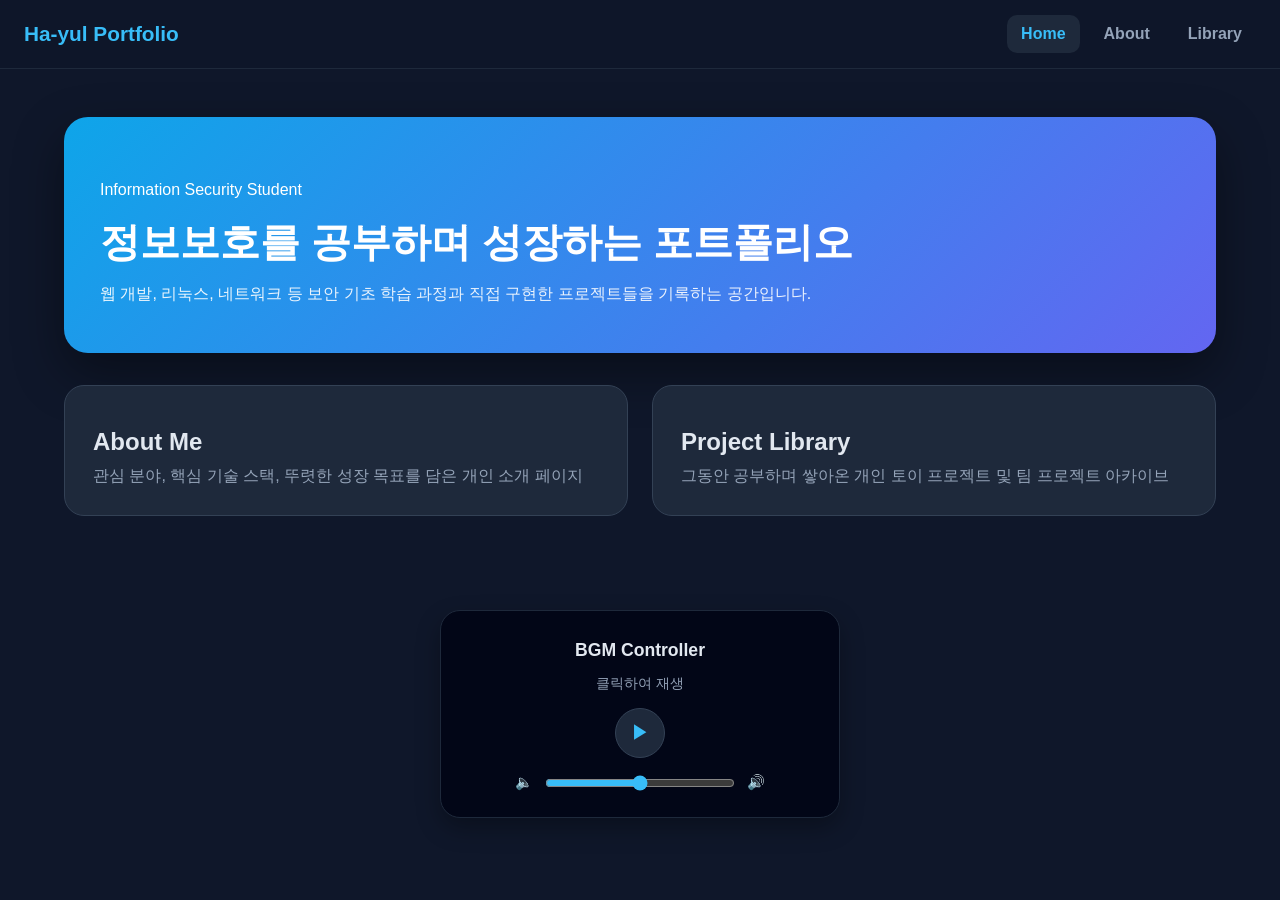
<file: index.html>
<!doctype html>
<html lang="ko">
  <head>
    <meta charset="UTF-8" />
    <meta name="viewport" content="width=device-width, initial-scale=1.0" />
    <title>Jo Ha-yul Portfolio</title>
    <link rel="stylesheet" href="style.css" />
  </head>
  <body>
    <header class="topbar">
      <div class="topbar-inner">
        <a href="index.html" class="logo">Ha-yul Portfolio</a>
        <nav class="topnav">
          <a href="index.html" class="active">Home</a>
          <a href="about.html">About</a>
          <a href="library.html">Library</a>
        </nav>
      </div>
    </header>

    <main class="home-main">
      <section class="hero portfolio-hero">
        <div>
          <p class="hero-badge">Information Security Student</p>
          <h1>정보보호를 공부하며 성장하는 포트폴리오</h1>
          <p class="hero-text">
            웹 개발, 리눅스, 네트워크 등 보안 기초 학습 과정과 
            직접 구현한 프로젝트들을 기록하는 공간입니다.
          </p>
        </div>
      </section>

      <section class="home-cards">
        <a href="about.html" class="home-card">
          <h2>About Me</h2>
          <p>관심 분야, 핵심 기술 스택, 뚜렷한 성장 목표를 담은 개인 소개 페이지</p>
        </a>

        <a href="library.html" class="home-card">
          <h2>Project Library</h2>
          <p>그동안 공부하며 쌓아온 개인 토이 프로젝트 및 팀 프로젝트 아카이브</p>
        </a>
      </section>
      
    </main>
    <button id="scrollTopBtn" title="맨 위로 이동">↑</button>
    <section class="content-section card-section audio-controller-card" style="max-width: 400px; margin: 30px auto; text-align: center;">
  <div class="audio-info">
    <i class="fas fa-music" style="color: #38bdf8; font-size: 1.5rem; margin-bottom: 10px;"></i>
    <h3 style="margin: 5px 0; font-size: 1.1rem;">BGM Controller</h3>
    <p id="music-status-text" style="color: #94a3b8; font-size: 0.85rem; margin-bottom: 15px;">클릭하여 재생</p>
  </div>

  <div class="audio-controls" style="display: flex; flex-direction: column; align-items: center; gap: 15px;">
    <button id="btn-toggle-play" style="background: #1e293b; border: 1px solid #334155; color: #38bdf8; width: 50px; height: 50px; border-radius: 50%; font-size: 1.2rem; cursor: pointer; transition: 0.2s; display: flex; align-items: center; justify-content: center;">
      ▶
    </button>

    <div style="display: flex; align-items: center; gap: 10px; width: 100%; max-width: 250px;">
      <span style="font-size: 0.9rem; color: #94a3b8;">🔈</span>
      <input type="range" id="volume-slider" min="0" max="1" step="0.05" value="0.5" style="flex: 1; accent-color: #38bdf8; cursor: pointer;" />
      <span style="font-size: 0.9rem; color: #94a3b8;">🔊</span>
    </div>
  </div>
</section>

<audio id="bgm-audio" src="Soundtrack_Break_Away.mp3" loop></audio>
    <script src="script.js"></script>
  </body>
</html>
</file>
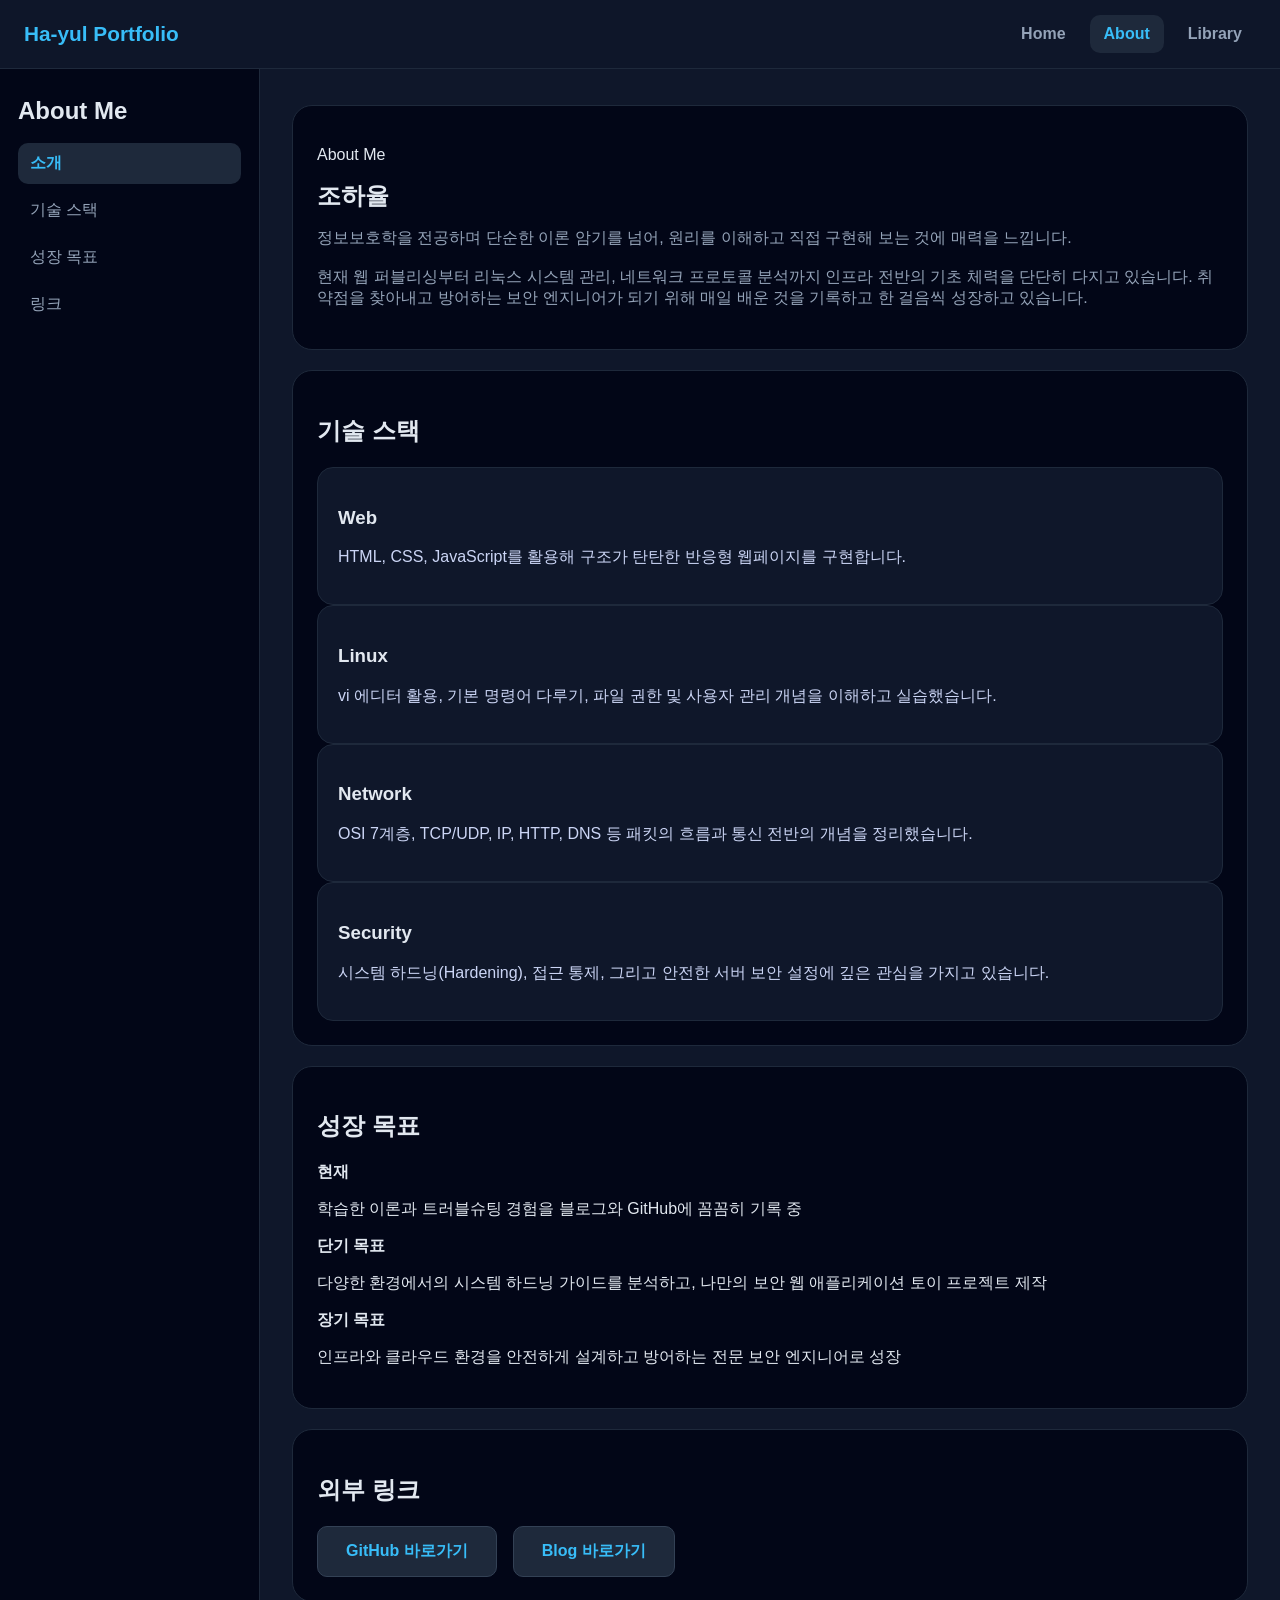
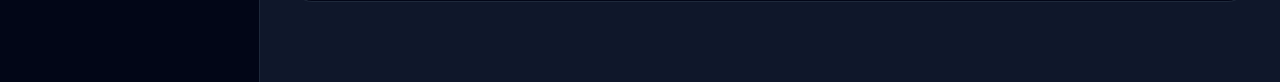
<file: about.html>
<!doctype html>
<html lang="ko">
  <head>
    <meta charset="UTF-8" />
    <meta name="viewport" content="width=device-width, initial-scale=1.0" />
    <title>About | Ha-yul</title>
    <link rel="stylesheet" href="style.css" />
  </head>
  <body>
    <header class="topbar">
      <div class="topbar-inner">
        <a href="index.html" class="logo">Ha-yul Portfolio</a>
        <nav class="topnav">
          <a href="index.html">Home</a>
          <a href="about.html" class="active">About</a>
          <a href="library.html">Library</a>
        </nav>
      </div>
    </header>

    <div class="page-layout">
      <aside class="sidebar">
        <h2>About Me</h2>
        <a href="#about">소개</a>
        <a href="#skills">기술 스택</a>
        <a href="#goal">성장 목표</a>
        <a href="#links">링크</a>
      </aside>

      <main class="content">
        <section id="about" class="content-section card-section profile-intro">
          <div>
            <p class="section-label">About Me</p>
            <h1>조하율</h1>
            <p class="section-desc">
              정보보호학을 전공하며 단순한 이론 암기를 넘어, 원리를 이해하고 직접 구현해 보는 것에 매력을 느낍니다.<br><br>
              현재 웹 퍼블리싱부터 리눅스 시스템 관리, 네트워크 프로토콜 분석까지 인프라 전반의 기초 체력을 단단히 다지고 있습니다. 
              취약점을 찾아내고 방어하는 보안 엔지니어가 되기 위해 매일 배운 것을 기록하고 한 걸음씩 성장하고 있습니다.
            </p>
          </div>
        </section>

        <section id="skills" class="content-section card-section">
          <h2>기술 스택</h2>
          <div class="skill-grid">
            <div class="topic-card">
              <h3>Web</h3>
              <p>HTML, CSS, JavaScript를 활용해 구조가 탄탄한 반응형 웹페이지를 구현합니다.</p>
            </div>
            <div class="topic-card">
              <h3>Linux</h3>
              <p>vi 에디터 활용, 기본 명령어 다루기, 파일 권한 및 사용자 관리 개념을 이해하고 실습했습니다.</p>
            </div>
            <div class="topic-card">
              <h3>Network</h3>
              <p>OSI 7계층, TCP/UDP, IP, HTTP, DNS 등 패킷의 흐름과 통신 전반의 개념을 정리했습니다.</p>
            </div>
            <div class="topic-card">
              <h3>Security</h3>
              <p>시스템 하드닝(Hardening), 접근 통제, 그리고 안전한 서버 보안 설정에 깊은 관심을 가지고 있습니다.</p>
            </div>
          </div>
        </section>

        <section id="goal" class="content-section card-section">
          <h2>성장 목표</h2>
          <div class="timeline">
            <div>
              <strong>현재</strong>
              <p>학습한 이론과 트러블슈팅 경험을 블로그와 GitHub에 꼼꼼히 기록 중</p>
            </div>
            <div>
              <strong>단기 목표</strong>
              <p>다양한 환경에서의 시스템 하드닝 가이드를 분석하고, 나만의 보안 웹 애플리케이션 토이 프로젝트 제작</p>
            </div>
            <div>
              <strong>장기 목표</strong>
              <p>인프라와 클라우드 환경을 안전하게 설계하고 방어하는 전문 보안 엔지니어로 성장</p>
            </div>
          </div>
        </section>

        <section id="links" class="content-section card-section">
          <h2>외부 링크</h2>
          <div class="link-boxes">
            
            <a href="https://github.com/yeo0w0/" target="_blank" rel="noopener noreferrer" class="portfolio-btn btn-github">
               GitHub 바로가기
            </a>
            
            <a href="https://blog.naver.com/banannaish" target="_blank" rel="noopener noreferrer" class="portfolio-btn btn-blog">
               Blog 바로가기
            </a>

          </div>
        </section>

      </main>
    </div>
    <button id="scrollTopBtn" title="맨 위로 이동">↑</button>
    <audio id="bgm-audio" src="Soundtrack_Break_Away.mp3" loop></audio>
    <script src="script.js"></script>
  </body>
</html>
</file>
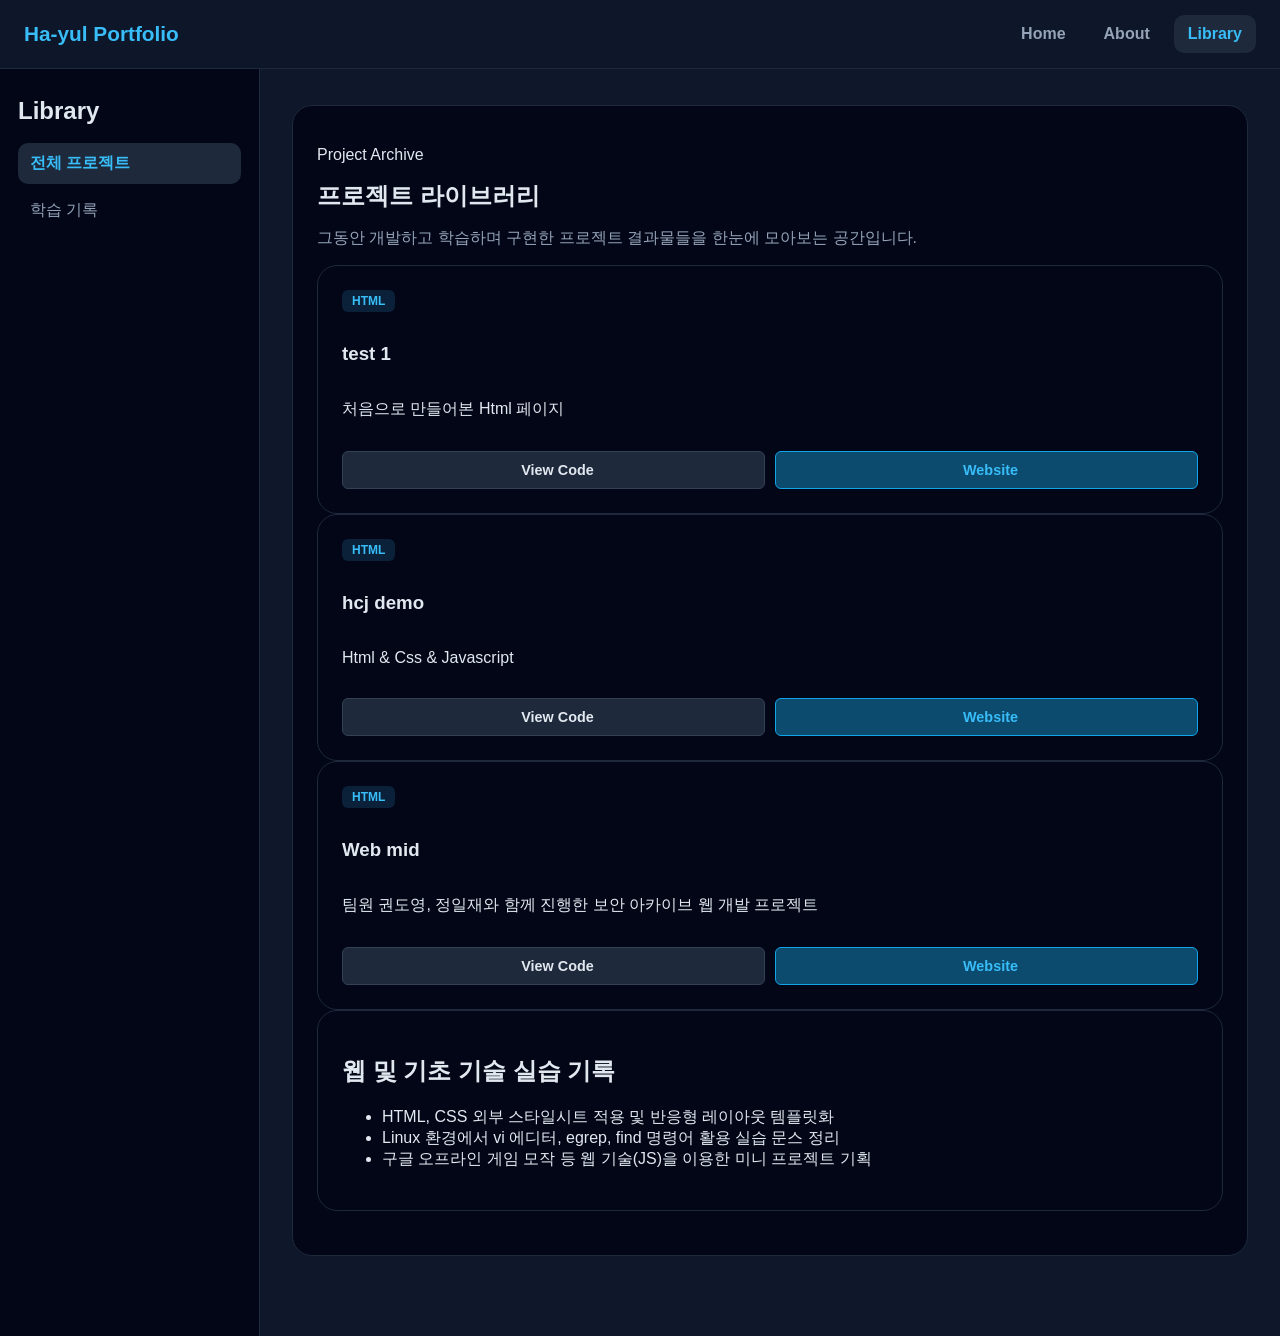
<file: library.html>
<!doctype html>
<html lang="ko">
  <head>
    <meta charset="UTF-8" />
    <meta name="viewport" content="width=device-width, initial-scale=1.0" />
    <title>Library | Jo Ha-yul</title>
    <link rel="stylesheet" href="style.css" />
  </head>
  <body>
    <header class="topbar">
      <div class="topbar-inner">
        <a href="index.html" class="logo">Ha-yul Portfolio</a>
        <nav class="topnav">
          <a href="index.html">Home</a>
          <a href="about.html">About</a>
          <a href="library.html" class="active">Library</a>
        </nav>
      </div>
    </header>

    <div class="page-layout">
      <aside class="sidebar">
        <h2>Library</h2>
        <a href="#all-projects">전체 프로젝트</a>
        <a href="#web-study">학습 기록</a>
      </aside>

      <main class="content">
        <section id="all-projects" class="content-section card-section">
          <p class="section-label">Project Archive</p>
          <h1>프로젝트 라이브러리</h1>
          <p class="section-desc">그동안 개발하고 학습하며 구현한 프로젝트 결과물들을 한눈에 모아보는 공간입니다.</p>
          
            <div class="library-card">
              <span class="project-tag tag-c">Html</span>
              <h3>test 1</h3>
              <p>처음으로 만들어본 Html 페이지</p>
  
              <div class="project-links-v2" style="display: flex; gap: 10px; margin-top: auto; padding-top: 15px;">
                <a href="https://github.com/yeo0w0/test1/" target="_blank" rel="noopener noreferrer" class="btn-code" style="flex: 1;">
                  <i class="fab fa-github"></i> View Code
                </a>
                <a href="https://test1-topaz-eight-16.vercel.app/" target="_blank" rel="noopener noreferrer" class="btn-code btn-demo" style="flex: 1;">
                  <i class="fas fa-external-link-alt"></i> Website
                </a>
              </div>
            </div>

            <div class="library-card">
              <span class="project-tag tag-c">Html</span>
              <h3>hcj demo</h3>
              <p>Html & Css & Javascript</p>
  
              <div class="project-links-v2" style="display: flex; gap: 10px; margin-top: auto; padding-top: 15px;">
                <a href="https://github.com/yeo0w0/hcj-2026.03.17-hayul/" target="_blank" rel="noopener noreferrer" class="btn-code" style="flex: 1;">
                  <i class="fab fa-github"></i> View Code
                </a>
                <a href="https://hcj-2026-03-17.vercel.app/" target="_blank" rel="noopener noreferrer" class="btn-code btn-demo" style="flex: 1;">
                  <i class="fas fa-external-link-alt"></i> Website
                </a>
              </div>
            </div>

            <div class="library-card">
              <span class="project-tag tag-c">Html</span>
              <h3>Web mid</h3>
              <p>팀원 권도영, 정일재와 함께 진행한 보안 아카이브 웹 개발 프로젝트</p>
  
              <div class="project-links-v2" style="display: flex; gap: 10px; margin-top: auto; padding-top: 15px;">
                <a href="https://github.com/yeo0w0/web-mid-fin/" target="_blank" rel="noopener noreferrer" class="btn-code" style="flex: 1;">
                  <i class="fab fa-github"></i> View Code
                </a>
                <a href="https://wep-mid-fin-alpha.vercel.app/" target="_blank" rel="noopener noreferrer" class="btn-code btn-demo" style="flex: 1;">
                  <i class="fas fa-external-link-alt"></i> Website
                </a>
              </div>
            </div>

        <section id="web-study" class="content-section card-section">
          <h2>웹 및 기초 기술 실습 기록</h2>
          <ul class="feature-list">
            <li>HTML, CSS 외부 스타일시트 적용 및 반응형 레이아웃 템플릿화</li>
            <li>Linux 환경에서 vi 에디터, egrep, find 명령어 활용 실습 문스 정리</li>
            <li>구글 오프라인 게임 모작 등 웹 기술(JS)을 이용한 미니 프로젝트 기획</li>
          </ul>
        </section>
        
      </main>
    </div>
    <button id="scrollTopBtn" title="맨 위로 이동">↑</button>
    <audio id="bgm-audio" src="Soundtrack_Break_Away.mp3" loop></audio>
    <script src="script.js"></script>
  </body>
</html>
</file>
<file: style.css>
/* RESET */
* {
  box-sizing: border-box;
}

html {
  scroll-behavior: smooth;
}

body {
  margin: 0;
  font-family: 'Segoe UI', 'Noto Sans KR', sans-serif;
  background: #0f172a;
  color: #e2e8f0;
}

/* 상단바 */
.topbar {
  position: sticky;
  top: 0;
  z-index: 1000;
  background: rgba(15, 23, 42, 0.9);
  backdrop-filter: blur(10px);
  border-bottom: 1px solid #1e293b;
}

.topbar-inner {
  max-width: 1400px;
  margin: 0 auto;
  padding: 0 24px;
  min-height: 68px;
  display: flex;
  align-items: center;
  justify-content: space-between;
}

.logo {
  text-decoration: none;
  color: #38bdf8;
  font-size: 1.3rem;
  font-weight: 800;
}

.topnav {
  display: flex;
  gap: 10px;
}

.topnav a {
  text-decoration: none;
  color: #94a3b8;
  padding: 10px 14px;
  border-radius: 10px;
  font-weight: 600;
  transition: 0.2s;
}

.topnav a:hover,
.topnav a.active {
  background: #1e293b;
  color: #38bdf8;
}

/* 메인 */
.home-main {
  max-width: 1200px;
  margin: 0 auto;
  padding: 48px 24px 64px;
}

/* 히어로 */
.hero {
  background: linear-gradient(135deg, #0ea5e9, #6366f1);
  color: white;
  border-radius: 24px;
  padding: 48px 36px;
  box-shadow: 0 20px 50px rgba(0, 0, 0, 0.4);
}

.hero h1 {
  margin: 0 0 14px;
  font-size: 2.5rem;
}

.hero-text {
  margin: 0;
  opacity: 0.9;
}

/* 카드 */
.home-cards {
  margin-top: 32px;
  display: grid;
  grid-template-columns: repeat(auto-fit, minmax(260px, 1fr));
  gap: 24px;
}

.home-card {
  display: block;
  text-decoration: none;
  color: inherit;
  background: #1e293b;
  border: 1px solid #334155;
  border-radius: 20px;
  padding: 28px;
  transition: 0.3s;
}

.home-card:hover {
  transform: translateY(-6px);
  border-color: #38bdf8;
  box-shadow: 0 15px 40px rgba(56, 189, 248, 0.2);
}

.card-icon {
  font-size: 2rem;
}

.home-card h2 {
  margin: 14px 0 10px;
}

.home-card p {
  margin: 0;
  color: #94a3b8;
}

/* 페이지 레이아웃 */
.page-layout {
  display: grid;
  grid-template-columns: 260px 1fr;
  min-height: calc(100vh - 68px);
}

/* 사이드바 */
.sidebar {
  background: #020617;
  border-right: 1px solid #1e293b;
  padding: 28px 18px;
}

.sidebar h2 {
  margin: 0 0 18px;
}

.sidebar a {
  display: block;
  text-decoration: none;
  color: #94a3b8;
  padding: 10px 12px;
  border-radius: 10px;
  margin-bottom: 6px;
  transition: 0.2s;
}

.sidebar a:hover {
  background: #1e293b;
  color: #38bdf8;
}

/* 콘텐츠 */
.content {
  padding: 36px 32px 60px;
}

.content-section h1 {
  margin: 0 0 10px;
}

.section-desc {
  color: #94a3b8;
}

/* 카드 섹션 */
.card-section {
  background: #020617;
  border: 1px solid #1e293b;
  border-radius: 20px;
  padding: 24px;
  margin-bottom: 20px;
}

/* 라이브러리 카드 배열 그리드 추가 */
.library-grid {
  display: grid;
  grid-template-columns: repeat(auto-fit, minmax(300px, 1fr));
  gap: 24px;
  margin-top: 20px;
}

/* 토픽 카드 */
.topic-card {
  background: #0f172a;
  border: 1px solid #1e293b;
  border-radius: 16px;
  padding: 20px;
}

.topic-card p {
  color: #cbd5f5;
}

/* 코드 블럭 */
pre {
  background: #020617;
  color: #38bdf8;
  padding: 16px;
  border-radius: 12px;
  overflow-x: auto;
}

/* 반응형 */
@media (max-width: 900px) {
  .page-layout {
    grid-template-columns: 1fr;
  }

  .sidebar {
    border-right: none;
    border-bottom: 1px solid #1e293b;
  }

  .content {
    padding: 24px 18px;
  }

  .topbar-inner {
    flex-direction: column;
    align-items: flex-start;
    gap: 10px;
  }

  .hero h1 {
    font-size: 2rem;
  }
}

/* ==========================================
   외부 링크 버튼 스타일 (about.html에서 이관)
   ========================================== */
.link-boxes {
  display: flex; 
  gap: 16px; 
  margin-top: 20px; 
  flex-wrap: wrap;
}

.portfolio-btn {
  display: inline-block; 
  font-weight: 600; 
  font-size: 1rem; 
  padding: 14px 28px; 
  border-radius: 10px; 
  background: #1e293b; 
  color: #38bdf8; 
  border: 1px solid #334155; 
  text-align: center;
  text-decoration: none;
  transition: background 0.2s, transform 0.2s;
}

.portfolio-btn:hover {
  background: #334155;
  transform: translateY(-2px);
}

/* ==========================================
   JS 동적 효과용 클래스 (스크롤 애니메이션 등)
   ========================================== */
/* 1. 스크롤 스파이: 사이드바의 현재 활성화된 메뉴 */
.sidebar a.active-section {
  background: #1e293b;
  color: #38bdf8;
  font-weight: bold;
}

/* 2. 페이드인 효과를 줄 요소들의 초기 상태 */
.reveal {
  opacity: 0;
  transform: translateY(20px);
  transition: all 0.6s ease-out;
}

/* 3. 스크롤되어 화면에 들어왔을 때 상태 */
.reveal.is-visible {
  opacity: 1;
  transform: translateY(0);
}

/* ==========================================
   맨 위로 가기 (Top) 버튼 스타일
   ========================================== */
#scrollTopBtn {
  position: fixed;
  bottom: 30px;
  right: 30px;
  z-index: 99;
  width: 45px;
  height: 45px;
  border: none;
  outline: none;
  background-color: #38bdf8; 
  color: #0f172a; 
  cursor: pointer;
  padding: 0;
  border-radius: 50%;
  font-size: 20px;
  font-weight: bold;
  box-shadow: 0 4px 15px rgba(56, 189, 248, 0.4);
  
  opacity: 0;
  visibility: hidden;
  transform: translateY(20px);
  transition: all 0.3s ease;
}

#scrollTopBtn:hover {
  background-color: #0ea5e9;
  transform: translateY(-2px);
}

#scrollTopBtn.show {
  opacity: 1;
  visibility: visible;
  transform: translateY(0);
}

@media (max-width: 900px) {
  #scrollTopBtn {
    bottom: 20px;
    right: 20px;
    width: 40px;
    height: 40px;
    font-size: 18px;
  }
}

/* ==========================================
   배경음악 컨트롤러 카드 스타일
   ========================================== */
.audio-controller-card {
  box-shadow: 0 10px 25px rgba(0, 0, 0, 0.3);
  border-color: #1e293b;
  transition: border-color 0.3s;
}

.audio-controller-card:hover {
  border-color: #38bdf8;
}

#btn-toggle-play:hover {
  background: #334155 !important;
  transform: scale(1.05);
  box-shadow: 0 0 15px rgba(56, 189, 248, 0.4);
}

/* ==========================================
   프로젝트 라이브러리 카드 & 버튼 레이아웃 스타일
   ========================================== */

/* 카드가 길어져도 버튼 위치를 하단으로 딱 잡아주는 설정 */
.library-card {
  display: flex;
  flex-direction: column;
  background: #020617;
  border: 1px solid #1e293b;
  border-radius: 20px;
  padding: 24px;
}

/* 프로젝트 배지 태그 디자인 */
.project-tag {
  display: inline-block;
  align-self: flex-start;
  padding: 4px 10px;
  border-radius: 6px;
  font-size: 0.75rem;
  font-weight: 700;
  text-transform: uppercase;
  margin-bottom: 12px;
}

.tag-c {
  background: rgba(56, 189, 248, 0.15);
  color: #38bdf8;
}

/* 하단 버튼 영역 정렬 */
.project-links-v2 {
  margin-top: auto;
  padding-top: 10px;
}

/* 깔끔한 깃허브 코드 버튼 */
.btn-code {
  display: inline-flex;
  align-items: center;
  justify-content: center;
  gap: 8px;
  width: 100%;
  padding: 10px;
  background: #1e293b;
  color: #e2e8f0;
  border: 1px solid #334155;
  border-radius: 6px;
  text-decoration: none;
  font-size: 0.9rem;
  font-weight: 600;
  transition: all 0.2s ease;
}

.btn-code:hover {
  background: #334155;
  color: #38bdf8;
  border-color: #38bdf8;
}

/* 라이브 데모 버튼 커스텀 스타일 */
.btn-demo {
  background: #0c4a6e !important; /* 조금 더 밝은 블루 톤 배경 */
  color: #38bdf8 !important;
  border-color: #0ea5e9 !important;
}

.btn-demo:hover {
  background: #0ea5e9 !important;
  color: #0f172a !important;
  box-shadow: 0 0 15px rgba(56, 189, 248, 0.4);
}
</file>
